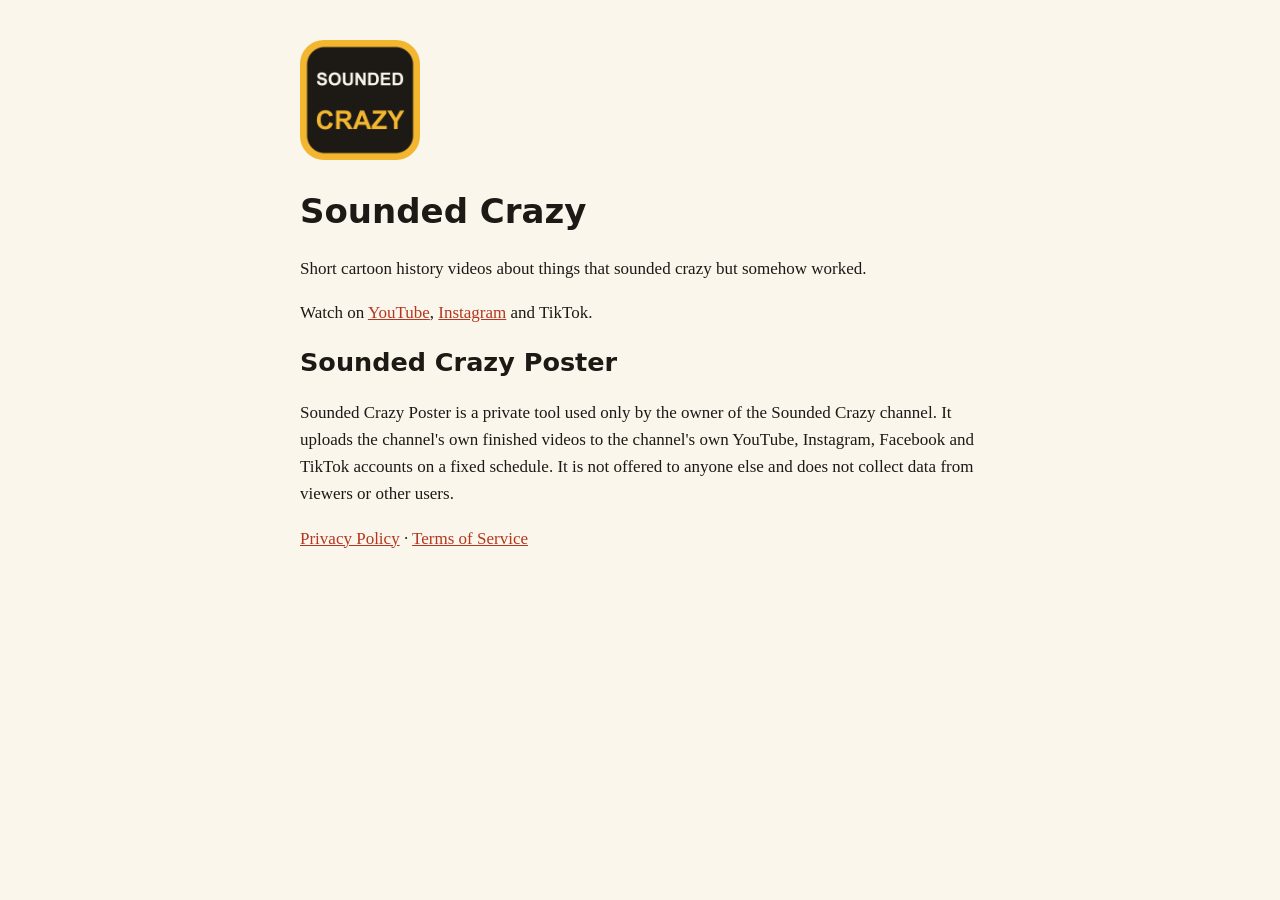
<file: index.html>
<!doctype html>
<html lang="en"><head><meta charset="utf-8"><meta name="viewport" content="width=device-width,initial-scale=1">
<title>Sounded Crazy</title><link rel="icon" href="icon.png"><link rel="stylesheet" href="style.css"></head>
<body><main>
<img src="icon.png" alt="Sounded Crazy logo" width="120" height="120">
<h1>Sounded Crazy</h1>
<p>Short cartoon history videos about things that sounded crazy but somehow worked.</p>
<p>Watch on <a href="https://www.youtube.com/@soundedcrazy">YouTube</a>, <a href="https://www.instagram.com/soundedcrazy/">Instagram</a> and TikTok.</p>
<h2>Sounded Crazy Poster</h2>
<p>Sounded Crazy Poster is a private tool used only by the owner of the Sounded Crazy channel. It uploads the channel's own finished videos to the channel's own YouTube, Instagram, Facebook and TikTok accounts on a fixed schedule. It is not offered to anyone else and does not collect data from viewers or other users.</p>
<p><a href="privacy.html">Privacy Policy</a> · <a href="terms.html">Terms of Service</a></p>
</main></body></html>
</file>
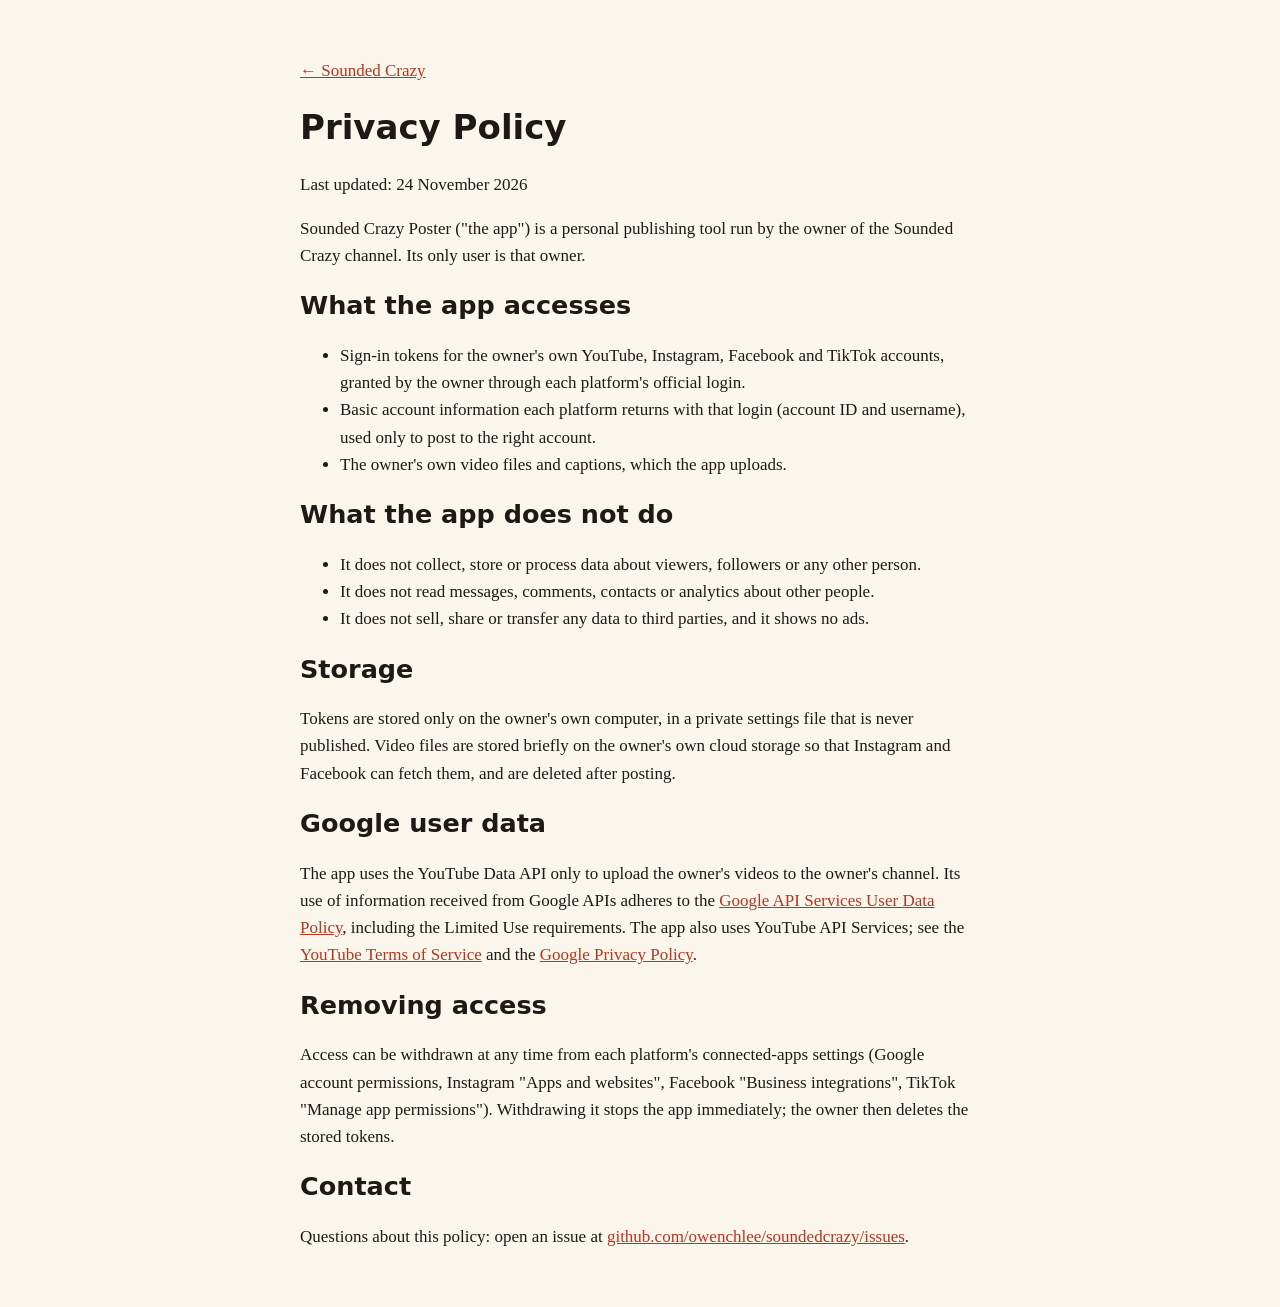
<file: privacy.html>
<!doctype html>
<html lang="en"><head><meta charset="utf-8"><meta name="viewport" content="width=device-width,initial-scale=1">
<title>Privacy Policy · Sounded Crazy Poster</title><link rel="icon" href="icon.png"><link rel="stylesheet" href="style.css"></head>
<body><main>
<p><a href="index.html">← Sounded Crazy</a></p>
<h1>Privacy Policy</h1>
<p>Last updated: 24 November 2026</p>
<p>Sounded Crazy Poster ("the app") is a personal publishing tool run by the owner of the Sounded Crazy channel. Its only user is that owner.</p>
<h2>What the app accesses</h2>
<ul>
<li>Sign-in tokens for the owner's own YouTube, Instagram, Facebook and TikTok accounts, granted by the owner through each platform's official login.</li>
<li>Basic account information each platform returns with that login (account ID and username), used only to post to the right account.</li>
<li>The owner's own video files and captions, which the app uploads.</li>
</ul>
<h2>What the app does not do</h2>
<ul>
<li>It does not collect, store or process data about viewers, followers or any other person.</li>
<li>It does not read messages, comments, contacts or analytics about other people.</li>
<li>It does not sell, share or transfer any data to third parties, and it shows no ads.</li>
</ul>
<h2>Storage</h2>
<p>Tokens are stored only on the owner's own computer, in a private settings file that is never published. Video files are stored briefly on the owner's own cloud storage so that Instagram and Facebook can fetch them, and are deleted after posting.</p>
<h2>Google user data</h2>
<p>The app uses the YouTube Data API only to upload the owner's videos to the owner's channel. Its use of information received from Google APIs adheres to the <a href="https://developers.google.com/terms/api-services-user-data-policy">Google API Services User Data Policy</a>, including the Limited Use requirements. The app also uses YouTube API Services; see the <a href="https://www.youtube.com/t/terms">YouTube Terms of Service</a> and the <a href="https://policies.google.com/privacy">Google Privacy Policy</a>.</p>
<h2>Removing access</h2>
<p>Access can be withdrawn at any time from each platform's connected-apps settings (Google account permissions, Instagram "Apps and websites", Facebook "Business integrations", TikTok "Manage app permissions"). Withdrawing it stops the app immediately; the owner then deletes the stored tokens.</p>
<h2>Contact</h2>
<p>Questions about this policy: open an issue at <a href="https://github.com/owenchlee/soundedcrazy/issues">github.com/owenchlee/soundedcrazy/issues</a>.</p>
</main></body></html>
</file>
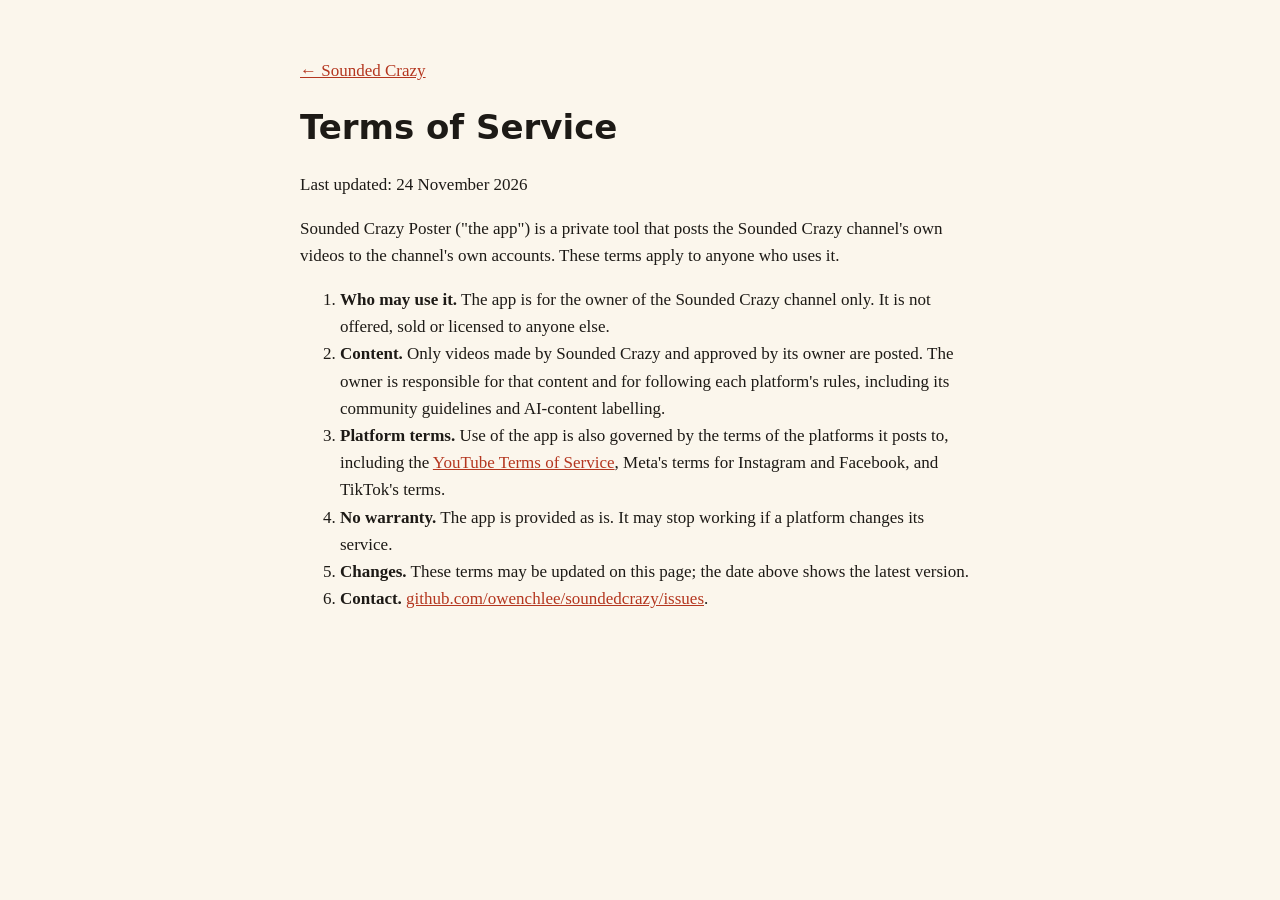
<file: terms.html>
<!doctype html>
<html lang="en"><head><meta charset="utf-8"><meta name="viewport" content="width=device-width,initial-scale=1">
<title>Terms of Service · Sounded Crazy Poster</title><link rel="icon" href="icon.png"><link rel="stylesheet" href="style.css"></head>
<body><main>
<p><a href="index.html">← Sounded Crazy</a></p>
<h1>Terms of Service</h1>
<p>Last updated: 24 November 2026</p>
<p>Sounded Crazy Poster ("the app") is a private tool that posts the Sounded Crazy channel's own videos to the channel's own accounts. These terms apply to anyone who uses it.</p>
<ol>
<li><strong>Who may use it.</strong> The app is for the owner of the Sounded Crazy channel only. It is not offered, sold or licensed to anyone else.</li>
<li><strong>Content.</strong> Only videos made by Sounded Crazy and approved by its owner are posted. The owner is responsible for that content and for following each platform's rules, including its community guidelines and AI-content labelling.</li>
<li><strong>Platform terms.</strong> Use of the app is also governed by the terms of the platforms it posts to, including the <a href="https://www.youtube.com/t/terms">YouTube Terms of Service</a>, Meta's terms for Instagram and Facebook, and TikTok's terms.</li>
<li><strong>No warranty.</strong> The app is provided as is. It may stop working if a platform changes its service.</li>
<li><strong>Changes.</strong> These terms may be updated on this page; the date above shows the latest version.</li>
<li><strong>Contact.</strong> <a href="https://github.com/owenchlee/soundedcrazy/issues">github.com/owenchlee/soundedcrazy/issues</a>.</li>
</ol>
</main></body></html>
</file>
<file: style.css>
body{margin:0;background:#fbf6ec;color:#1d1a16;font:17px/1.6 Georgia,"Times New Roman",serif}
main{max-width:680px;margin:0 auto;padding:40px 20px}
h1,h2{font-family:system-ui,sans-serif;line-height:1.2}
a{color:#b4361f}
img{border-radius:24px}
</file>
